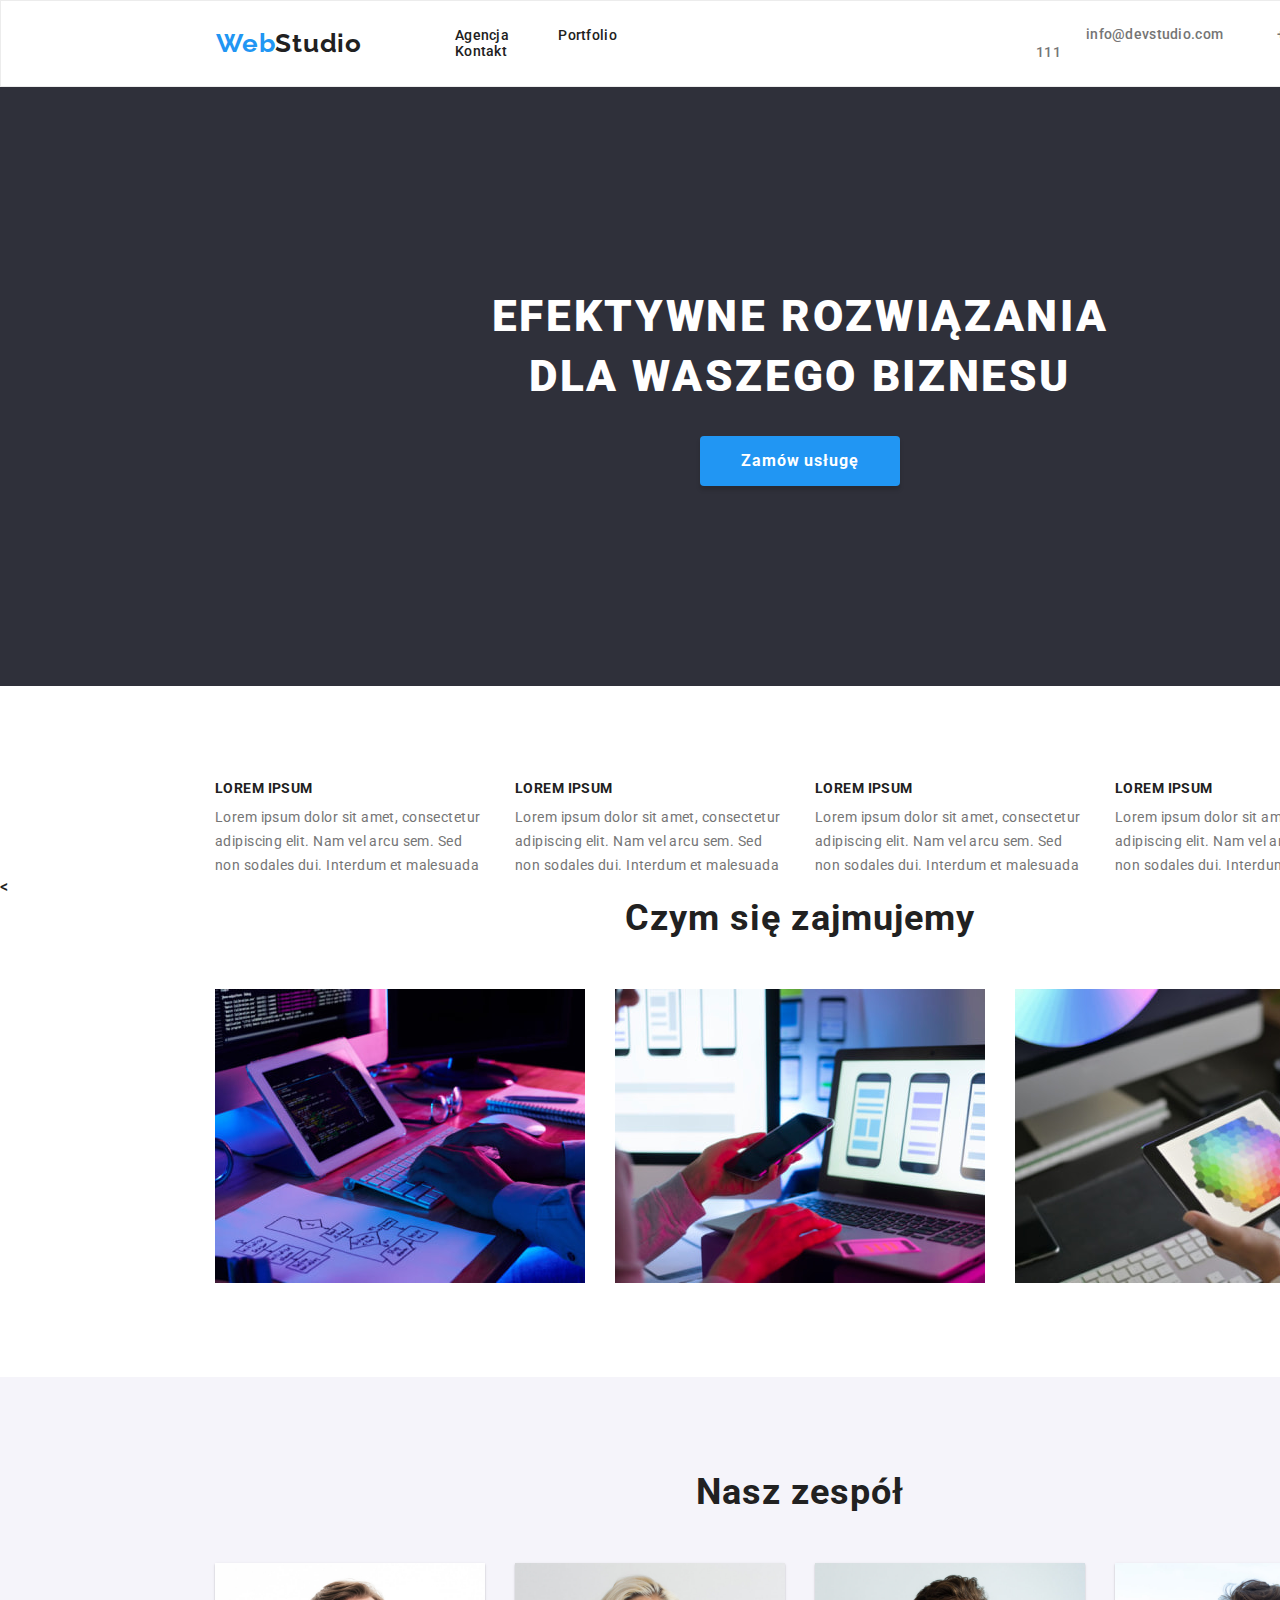
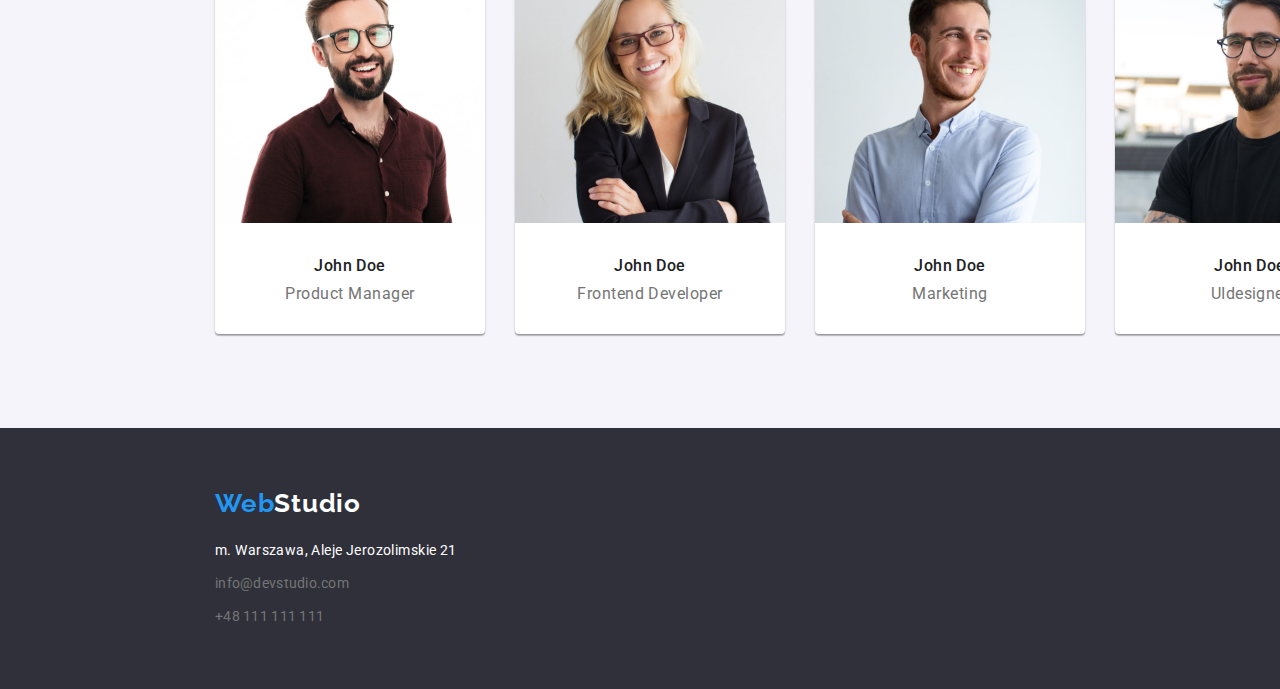
<file: index.html>
<!DOCTYPE html>
<html lang="pl-PL">

<head>
  <meta charset="UTF-8" />
  <meta http-equiv="X-UA-Compatible" content="IE=edge" />
  <meta name="viewport" content="width=device-width, initial-scale=1.0" />
  <link rel="stylesheet" href="https://cdnjs.cloudflare.com/ajax/libs/modern-normalize/1.1.0/modern-normalize.min.css">
  <link rel="stylesheet" href="css/style.css">
  <link rel="preconnect" href="https://fonts.googleapis.com">
  <link rel="preconnect" href="https://fonts.gstatic.com" crossorigin>
  <link href="https://fonts.googleapis.com/css2?family=Raleway:wght@700&family=Roboto:wght@400;500;700;900&display=swap"
    rel="stylesheet">
  <title>WebStudio</title>
</head>

<body>
  <header class="page-header ">
    <a class="logo" href="index.html"><span class="logo-element">Web</span>Studio</a>
    <nav class="navigation">
      <ul class="navigation-list list">
        <li class="navigation-list-item inline-list"><a class="navigation-list-link link" href="index.html">Agencja</a>
        </li>
        <li class="navigation-list-item  inline-list"><a class="navigation-list-link link"
            href="portfolio.html">Portfolio</a></li>
        <li class="navigation-list-item  inline-list"><a class="navigation-list-link link" href="#footer">Kontakt</a>
        </li>
      </ul>
    </nav>

    <ul class="contact list">
      <li class="contact-list-item  inline-list"> <a class="contact-list-link link"
          href="mailto:info@devstudio.com">info@devstudio.com</a></li>
      <li class="contact-list-item  inline-list"> <a class="contact-list-link link" href="tel:48111111111">+48 111 111
          111</a>
  </header>

  <main>
    <!--Hero-->
    <section class="hero">
      <div class="hero-conteiner">
        <h1 class="hero-title">EFEKTYWNE ROZWIĄZANIA DLA WASZEGO BIZNESU</h1>
        <button type="button" class="order-button">Zamów usługę</button>
      </div>
    </section>
    <section class="lorem section">
      <ul class="lorem-list list container">
        <li class="lorem-list-item ">
          <h3 class="lorem-title">LOREM IPSUM</h3>
          <p class="lorem-content">
            Lorem ipsum dolor sit amet, consectetur
            adipiscing elit. Nam vel arcu sem. Sed
            non sodales dui. Interdum et malesuada
        </li>
        <li class="lorem-list-item ">
          <h3 class="lorem-title">LOREM IPSUM</h3>
          <p class="lorem-content">
            Lorem ipsum dolor sit amet, consectetur
            adipiscing elit. Nam vel arcu sem. Sed
            non sodales dui. Interdum et malesuada
        </li>
        <li class="lorem-list-item ">
          <h3 class="lorem-title">LOREM IPSUM</h3>
          <p class="lorem-content">
            Lorem ipsum dolor sit amet, consectetur
            adipiscing elit. Nam vel arcu sem. Sed
            non sodales dui. Interdum et malesuada
        </li>
        <li class="lorem-list-item ">
          <h3 class="lorem-title">LOREM IPSUM</h3>
          <p class="lorem-content">
            Lorem ipsum dolor sit amet, consectetur
            adipiscing elit. Nam vel arcu sem. Sed
            non sodales dui. Interdum et malesuada
        </li>
      </ul>


      < <!--about our work-->
        <h2 class="subtitle">Czym się zajmujemy</h2>
        <ul class="pictures-list list container">
          <li class="pictures-list-item"> <img src="images/picture1.jpg" width="370" height="294"
              alt="obrazek o treściach technologicznych" /></li>
          <li class="pictures-list-item"> <img src="images/picture2.jpg" width="370" height="294"
              alt="obrazek o treściach technologicznych" /></li>
          <li class="pictures-list-item"> <img src="images/picture3.jpg" width="370" height="294"
              alt="obrazek o treściach technologicznych" /></li>
        </ul>
    </section>

    <section class="team section">
      <!--about us-->
      <h2 class="subtitle">Nasz zespół</h2>
      <ul class="team-list list container">
        <li class="team-list-item">
          <figure class="persons">
            <img src="images/productmanager.jpg " width="270" height="260" alt="zdjęcie John Doe" />
            <figcaption class="name">
              John Doe
              <p class="profession">Product Manager</p>
            </figcaption>
          </figure>
        </li>
        <li class="team-list-item">
          <figure class="persons">
            <img src="images/frontenddeveloper.jpg" width="270" height="260" alt="zdjęcie John Doe" />
            <figcaption class="name">
              John Doe
              <p class="profession">Frontend Developer</p>
            </figcaption>
          </figure>
        </li>
        <li class="team-list-item">
          <figure class="persons">
            <img src="images/marketing.jpg " width="270" height="260" alt="zdjęcie John Doe" />
            <figcaption class="name">
              John Doe
              <p class="profession"> Marketing</p>
            </figcaption>
          </figure>
        </li>
        <li class="team-list-item">
          <figure class="persons">
            <img src="images/uidesigner.jpg " width="270" height="260" alt="zdjęcie John Doe" />
            <figcaption class="name">
              John Doe
              <p class="profession">UIdesigner</p>
            </figcaption>
          </figure>
        </li>
      </ul>
    </section>
  </main>

  <footer class="page-footer">
    <div class="container">
      <a class="logo" href="index.html"><span class="logo-element">Web</span><span class="logo-footer">Studio</span></a>

      <address class="address">
        m. Warszawa, Aleje Jerozolimskie 21<br />
        <ul class="contact list ">
          <li class="contact-list-item footer-contact-list-item"> <a
              class="contact-list-link link footer-contact-list-link"
              href=" mailto:info@devstudio.com">info@devstudio.com</a></li>
          <li class="contact-list-item footer-contact-list-item"> <a
              class="contact-list-link link footer-contact-list-link" href="tel:48111111111">+48 111 111 111</a>
          </li>
        </ul>

      </address>
    </div>
  </footer>
</body>

</html>
</file>
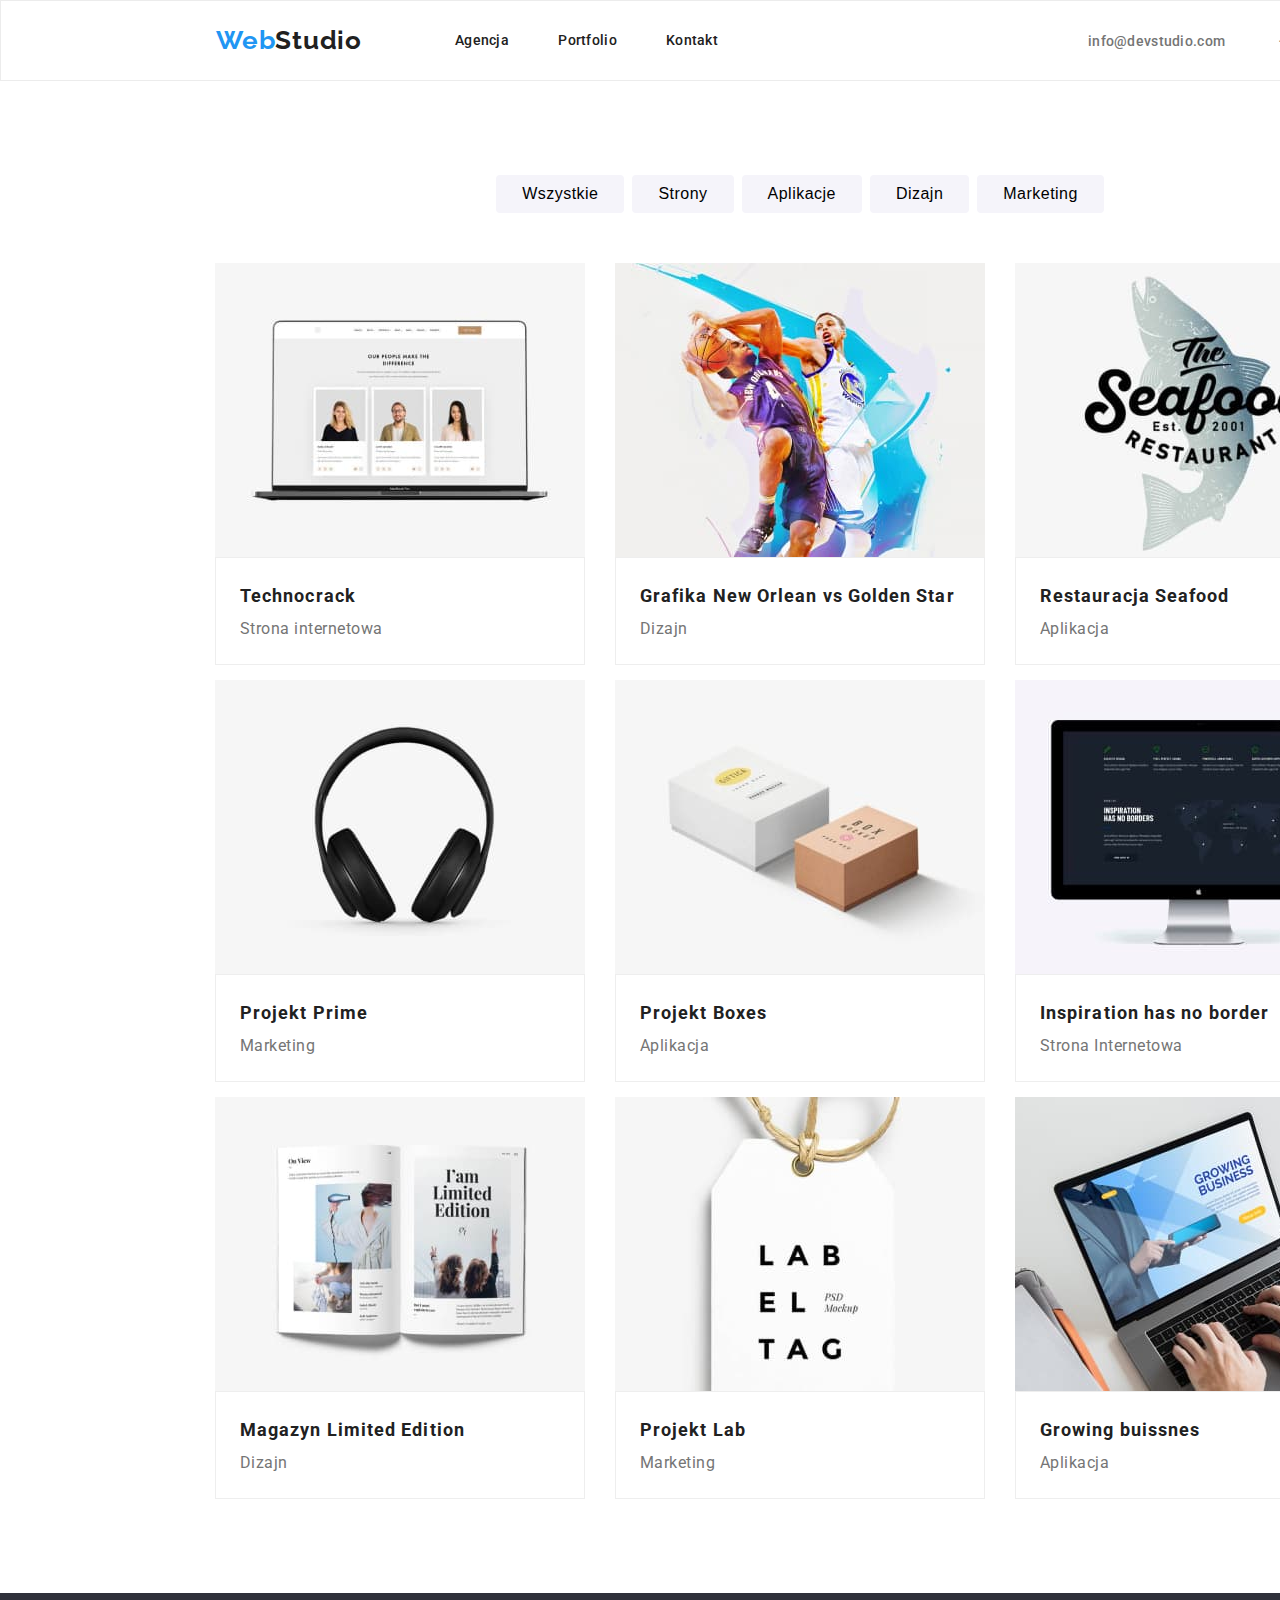
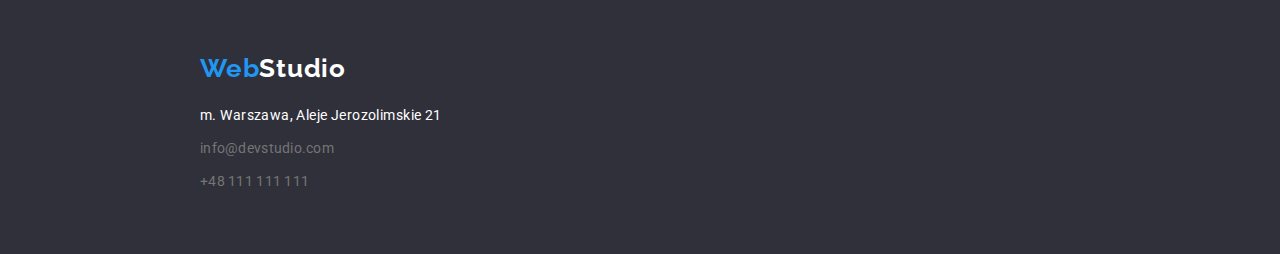
<file: portfolio.html>
<!DOCTYPE html>
<html lang="pl-PL">

<head>
    <meta charset="UTF-8" />
    <meta http-equiv="X-UA-Compatible" content="IE=edge" />
    <meta name="viewport" content="width=device-width, initial-scale=1.0" />
    <link rel="stylesheet" href="css/style.css">
    <link rel="preconnect" href="https://fonts.googleapis.com">
    <link rel="preconnect" href="https://fonts.gstatic.com" crossorigin>
    <link
        href="https://fonts.googleapis.com/css2?family=Raleway:wght@700&family=Roboto:wght@400;500;700;900&display=swap"
        rel="stylesheet">
    <title>Portfolio</title>
</head>

<body>
    <header class="page-header container">
        <a class="logo" href="index.html"><span class="logo-element">Web</span>Studio</a>
        <nav class="navigation">
            <ul class="navigation-list list">
                <li class="navigation-list-item inline-list"><a class="navigation-list-link link"
                        href="index.html">Agencja</a></li>
                <li class="navigation-list-item  inline-list"><a class="navigation-list-link link"
                        href="portfolio.html">Portfolio</a></li>
                <li class="navigation-list-item  inline-list"><a class="navigation-list-link link"
                        href="#footer">Kontakt</a></li>
            </ul>
        </nav>
        <ul class="contact list">
            <li class="contact-list-item  inline-list"> <a class="contact-list-link link"
                    href="mailto:info@devstudio.com">info@devstudio.com</a></li>
            <li class="contact-list-item  inline-list"> <a class="contact-list-link link" href="tel:48111111111">+48 111
                    111 111</a></li>
        </ul>
    </header>

    <main>
        <section class="section container">
            <ul class="menu list">
                <li class="menu-item"><button class="menu-item-button" type="button">Wszystkie</button></li>
                <li class="menu-item"><button class="menu-item-button" type="button">Strony</button></li>
                <li class="menu-item"><button class="menu-item-button" type="button">Aplikacje</button></li>
                <li class="menu-item"><button class="menu-item-button" type="button">Dizajn</button></li>
                <li class="menu-item"><button class="menu-item-button" type="button">Marketing</button></li>
            </ul>
            <ul class="portfolio-list list">
                <li class="portfolio-item">
                    <figure>
                        <img class="portfolio-images" src="images/8-laptop.jpg" width="370" height="294" alt="laptop" />
                        <figcaption class="portfolio-title">
                            Technocrack
                            <P class="portfolio-description">Strona internetowa</span>
                        </figcaption>
                    </figure>
                </li>
                <li class="portfolio-item">
                    <figure>
                        <img class="portfolio-images" src="images/7-basketball.jpg " width="370" height="294"
                            alt="koszykarze" />
                        <figcaption class="portfolio-title">
                            Grafika New Orlean vs Golden Star
                            <P class="portfolio-description">Dizajn</span>
                        </figcaption>
                    </figure>
                </li>
                <li class="portfolio-item">
                    <figure>
                        <img class="portfolio-images" src="images/6-seafood.jpg " width="370" height="294"
                            alt="logo restauracji" />
                        <figcaption class="portfolio-title">
                            Restauracja Seafood
                            <P class="portfolio-description">Aplikacja</span>
                        </figcaption>
                    </figure>
                </li>
                <li class="portfolio-item">
                    <figure>
                        <img class="portfolio-images" src="images/5-headset.jpg " width="370" height="294"
                            alt="słuchawki" />
                        <figcaption class="portfolio-title">
                            Projekt Prime
                            <P class="portfolio-description">Marketing</span>
                        </figcaption>
                    </figure>
                </li>
                <li class="portfolio-item">
                    <figure>
                        <img class="portfolio-images" src="images/4-box.jpg " width="370" height="294" alt="pudełka" />
                        <figcaption class="portfolio-title">
                            Projekt Boxes
                            <P class="portfolio-description">Aplikacja</span>
                        </figcaption>
                    </figure>
                </li>
                <li class="portfolio-item">
                    <figure>
                        <img class="portfolio-images" src="images/3-screen.jpg" width="370" height="294"
                            alt="monitor" />
                        <figcaption class="portfolio-title">
                            Inspiration has no border
                            <P class="portfolio-description">Strona Internetowa</span>
                        </figcaption>
                    </figure>
                </li>
                <li class="portfolio-item">
                    <figure>
                        <img class="portfolio-images" src="images/2-book.jpg" width="370" height="294" alt="Książka" />
                        <figcaption class="portfolio-title">
                            Magazyn Limited Edition
                            <P class="portfolio-description">Dizajn</span>
                        </figcaption>
                    </figure>
                </li>
                <li class="portfolio-item">
                    <figure>
                        <img class="portfolio-images" src="images/1-label.jpg " width="370" height="294"
                            alt="Zawieszka" />
                        <figcaption class="portfolio-title">
                            Projekt Lab
                            <P class="portfolio-description">Marketing</span>
                        </figcaption>
                    </figure>
                </li>
                <li class="portfolio-item">
                    <figure>
                        <img class="portfolio-images" src="images/0-laptop.jpg" width="370" height="294" alt="laptop" />
                        <figcaption class="portfolio-title">
                            Growing buissnes
                            <P class="portfolio-description">Aplikacja</span>
                        </figcaption>
                    </figure>
                </li>
            </ul>
    </main>
    </section>



    <footer class="page-footer">
        <div class="container">
            <a class="logo" href="index.html"><span class="logo-element">Web</span><span
                    class="logo-footer">Studio</span></a>

            <address class="address">
                m. Warszawa, Aleje Jerozolimskie 21<br />
                <ul class="contact list ">
                    <li class="contact-list-item footer-contact-list-item"> <a
                            class="contact-list-link link footer-contact-list-link"
                            href=" mailto:info@devstudio.com">info@devstudio.com</a></li>
                    <li class="contact-list-item footer-contact-list-item"> <a
                            class="contact-list-link link footer-contact-list-link" href="tel:48111111111">+48 111 111
                            111</a>
                    </li>
                </ul>

            </address>
        </div>
    </footer>
</body>

</html>
</file>
<file: css/style.css>
:root {
    --blue: #2196F3;
    --grey: #757575;
    --lightGrey: #F5F4FA;
    --darkGrey: #2F303A;
    --carbon: #212121;
    --main-font: 'Roboto', sans-serif;
}

* {
    margin: 0;
    padding: 0;
}

body a, a:visited {
    text-decoration: none;
    color: var(--carbon);

}

body {
    color: var(--carbon);
    font-weight: 500;
    font-family: var(--main-font);
    width: 1600px;

}



.link:hover, .link:focus {
    color: var(--blue);
}

.list {
    list-style-type: none;
}

.inline-list {
    display: inline;

}

.container {
    width: 1200px;
    padding: 0px 15px;
    margin: auto;
    display: block;
}

.section {
    padding: 94px 0px;
}

/* =======-HEADER-======= */
.page-header {
    display: flex;
    justify-content: flex-start;
    align-items: center;
    padding: 24px 215px;
    border: 1px solid #ECECEC
}


.logo {
    font-family: 'Raleway', sans-serif;
    font-weight: 700;
    font-size: 26px;
    line-height: 1.192;
    letter-spacing: 0.03em;
    margin-right: 70px;
}

.logo-element {
    color: var(--blue);
}

.navigation {

    font-size: 14px;
    line-height: 1.143;
    letter-spacing: 0.02em;
    margin-right: 297px;

}

.navigation-list-item {
    margin: 0px 23px;

}


.contact-list-link {

    font-size: 14px;
    line-height: 1.143;
    letter-spacing: 0.02em;
    color: var(--grey);
    margin-left: 50px;

}


/* =======-END HEADER-======= */



/* =======-HERO-======= */
.hero-conteiner {
    background-color: var(--darkGrey);
    padding: 200px 452px;
    align-content: center;

}

.hero-title {
    font-size: 44px;
    line-height: 136%;
    text-align: center;
    font-weight: 900;
    letter-spacing: 0.06em;
    color: white;
    max-width: 696px;

}

.order-button {
    display: block;
    width: 200px;
    height: 50px;
    border-radius: 4px;
    background-color: var(--blue);
    color: white;
    font-size: 16px;
    font-weight: 700;
    line-height: 1.875;
    letter-spacing: 0.06em;
    box-shadow: 0px 4px 4px rgba(0, 0, 0, 0.15);
    border: none;
    cursor: pointer;
    margin: 30px auto auto;
}

.lorem-list {
    display: flex;

}

.lorem-list-item {
    margin-right: 30px;
}

.lorem-list-item:last-child {
    margin-right: 0px;
}

.lorem-title {
    font-weight: 700;
    font-size: 14px;
    line-height: 1.143;
    letter-spacing: 0.03em;
    text-transform: uppercase;

}

.lorem-content {
    font-weight: 400;
    font-size: 14px;
    line-height: 1.71;
    letter-spacing: 0.03em;
    color: var(--grey);
    margin: 10px 0 0 0;
}

/* =======-END HERO-======= */


/* =======-ABOUT OUR WORK AND US-======= */
.pictures-list {
    display: flex;
    justify-content: space-between;
    font-size: 0;

}

.team {
    background-color: var(--lightGrey);
}

.team-list {
    display: flex;
    justify-content: space-between;

}

.team-list-item {
    background-color: white;
    box-shadow: 0px 1px 3px rgba(0, 0, 0, 0.12), 0px 1px 1px rgba(0, 0, 0, 0.14), 0px 2px 1px rgba(0, 0, 0, 0.2);
    border-radius: 0px 0px 4px 4px;
}

.subtitle {

    font-weight: 700;
    font-size: 36px;
    line-height: 1.167;
    text-align: center;
    letter-spacing: 0.03em;
    color: var(--carbon);
    margin-bottom: 50px;

}

.name {
    font-weight: 500;
    font-size: 16px;
    text-align: center;
    letter-spacing: 0.03em;
    color: var(--carbon);
    margin: 30px;

}

.profession {
    font-weight: 400;
    font-size: 16px;
    text-align: center;
    letter-spacing: 0.03em;
    color: var(--grey);
    margin: 10px 0 0 0;
}


/* =======-END ABOUT OUR WORK AND US-======= */


/* =======-FOOTER-======= */

.page-footer {
    background-color: var(--darkGrey);
    padding: 60px 0;


}

.logo-footer {
    color: white;
}

.footer-contact-list-link {
    margin: 0;
}

.footer-contact-list-item {
    margin: 9px 0 0 0;
}

.address {
    font-style: normal;
    font-weight: 400;
    font-size: 14px;
    line-height: 1.714;
    letter-spacing: 0.03em;
    color: white;
    padding: 20px 0px 0px;

}

/* =======-END FOOTER-======= */

/* PORTFOLIO */
.menu {
    display: flex;
    justify-content: center;
    padding-bottom: 35px;
}

.menu-item-button {
    margin: 0px 4px;
    background: var(--lightGrey);
    font-size: 16px;
    line-height: 1.625;
    text-align: center;
    letter-spacing: 0.03em;
    border-radius: 4px;
    border: none;
    cursor: pointer;
    padding: 6px 26px;
}

.menu-item-button:hover, .menu-item-button:focus {
    color: white;
    background-color: var(--blue);
    box-shadow: 0px 3px 1px rgba(0, 0, 0, 0.1), 0px 1px 2px rgba(0, 0, 0, 0.08), 0px 2px 2px rgba(0, 0, 0, 0.12);
}

.portfolio-list {
    display: flex;
    flex-wrap: wrap;
    justify-content: space-between;
}

.portfolio-item {


    margin: 15px 0px 0px 15px;
    flex-basis: calc(100% / 3 - 15px);

}

.portfolio-images {
    display: block;

}

.portfolio-title {
    font-weight: 700;
    font-size: 18px;
    line-height: 2;
    letter-spacing: 0.06em;
    background: #FFFFFF;
    border: 1px solid #EEEEEE;
    margin-right: 15px;
    padding: 20px 24px;
}

.portfolio-description {
    font-weight: 400;
    font-size: 16px;
    line-height: 1.875;
    letter-spacing: 0.03em;
    color: var(--grey)
}
</file>
